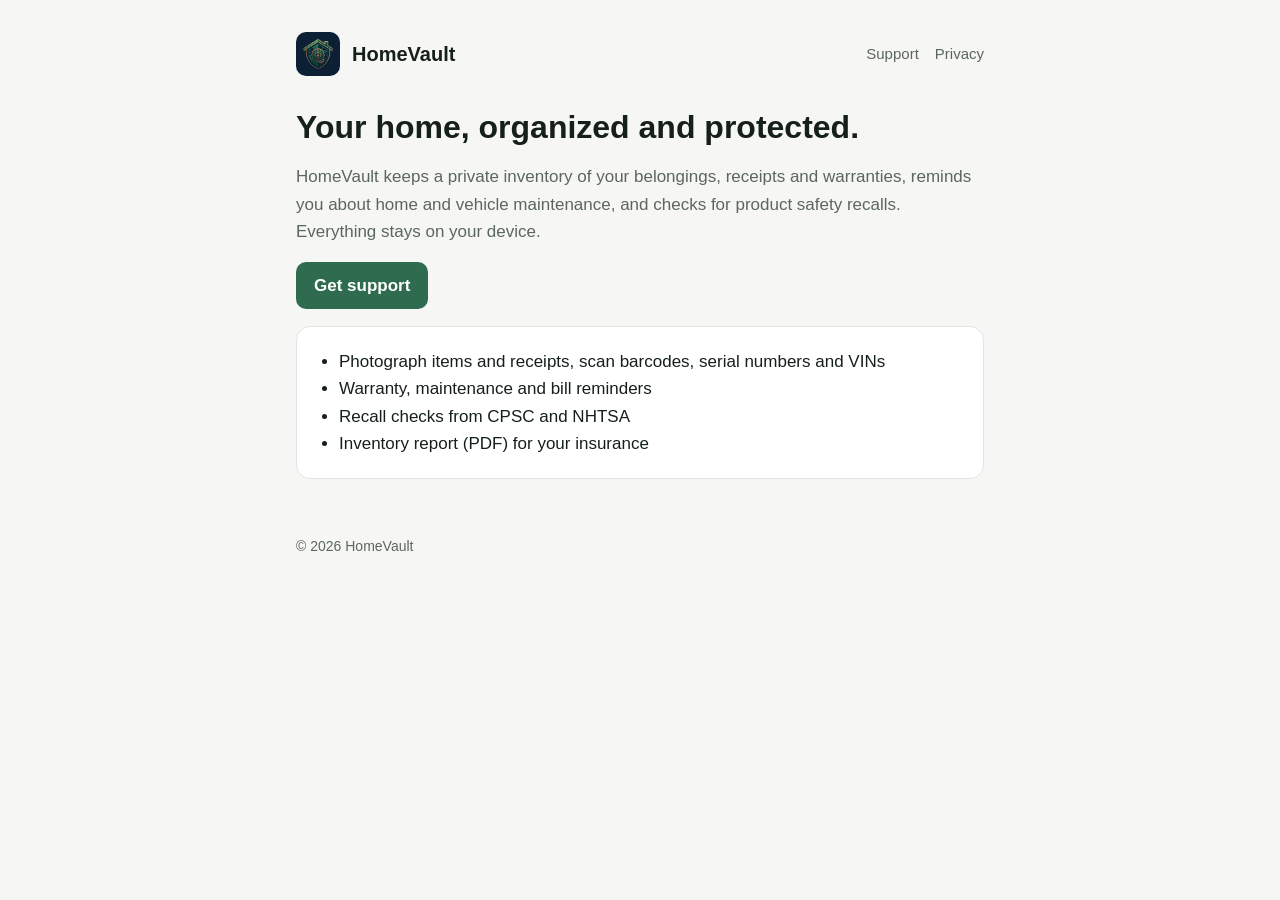
<file: index.html>
<!doctype html>
<html lang="en">
<head>
  <meta charset="utf-8">
  <meta name="viewport" content="width=device-width, initial-scale=1">
  <title>HomeVault</title>
  <meta name="description" content="A private home inventory for your belongings, warranties, maintenance and recalls.">
  <link rel="icon" href="icon.png">
  <link rel="stylesheet" href="style.css">
</head>
<body>
<div class="wrap">
  <header>
    <img src="icon.png" alt="">
    <a href="./">HomeVault</a>
    <nav>
      <a href="support.html">Support</a>
      <a href="privacy.html">Privacy</a>
    </nav>
  </header>
  <main>
    <h1>Your home, organized and protected.</h1>
    <p class="muted">HomeVault keeps a private inventory of your belongings, receipts and warranties, reminds you about home and vehicle maintenance, and checks for product safety recalls. Everything stays on your device.</p>
    <p><a class="cta" href="support.html">Get support</a></p>
    <div class="card">
      <ul>
        <li>Photograph items and receipts, scan barcodes, serial numbers and VINs</li>
        <li>Warranty, maintenance and bill reminders</li>
        <li>Recall checks from CPSC and NHTSA</li>
        <li>Inventory report (PDF) for your insurance</li>
      </ul>
    </div>
  </main>
  <footer>© 2026 HomeVault</footer>
</div>
</body>
</html>
</file>
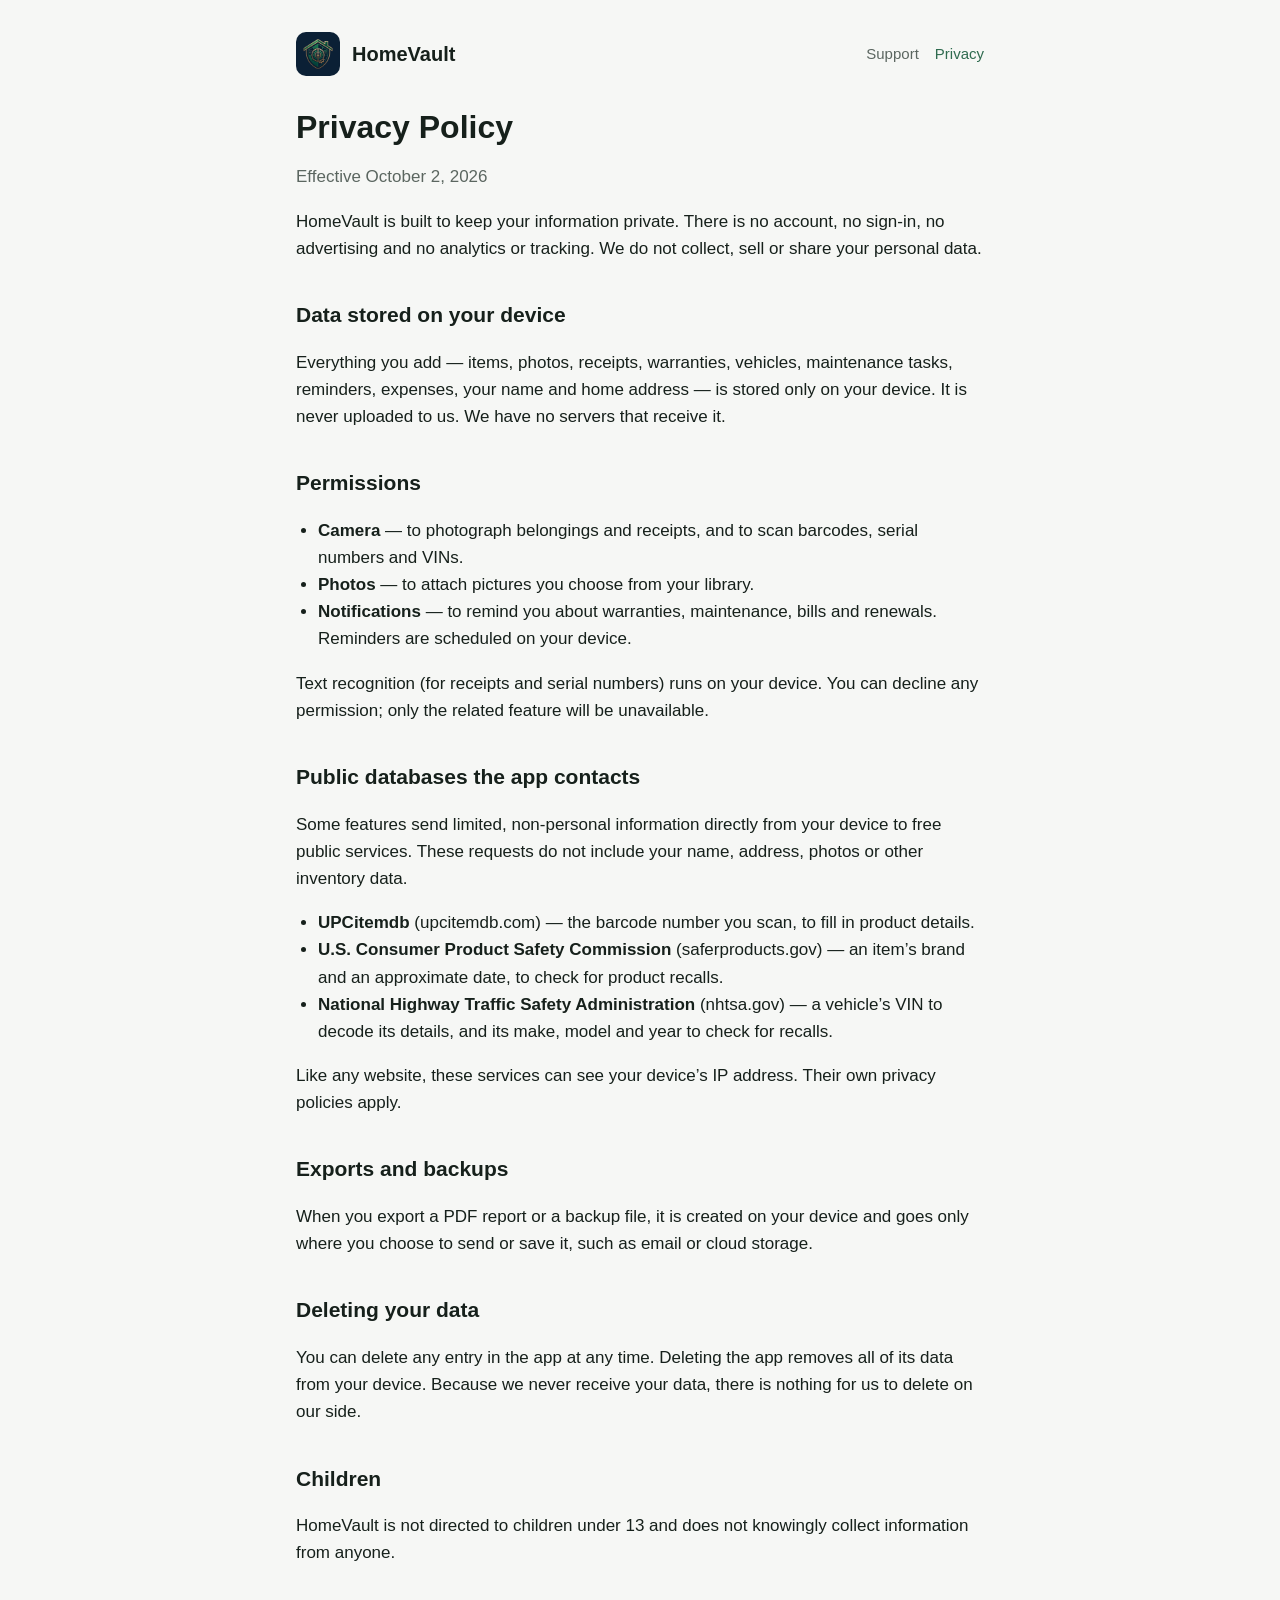
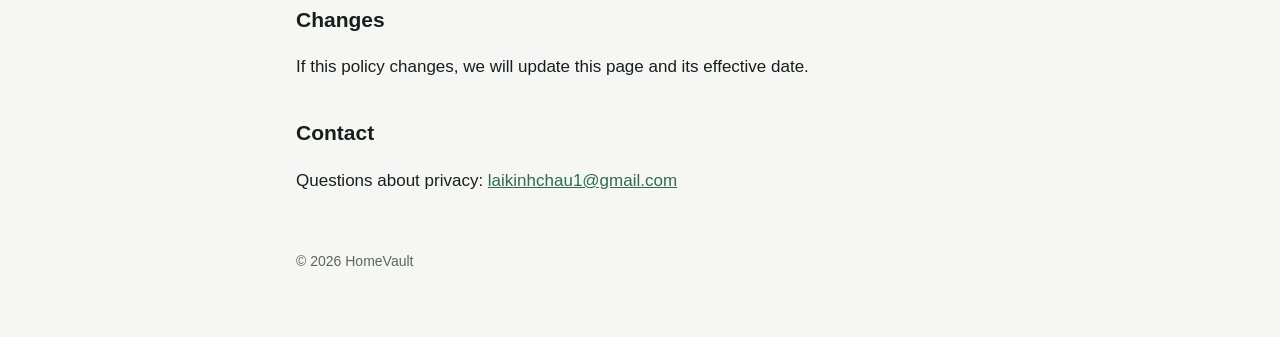
<file: privacy.html>
<!doctype html>
<html lang="en">
<head>
  <meta charset="utf-8">
  <meta name="viewport" content="width=device-width, initial-scale=1">
  <title>HomeVault Privacy Policy</title>
  <meta name="description" content="How HomeVault handles your data.">
  <link rel="icon" href="icon.png">
  <link rel="stylesheet" href="style.css">
</head>
<body>
<div class="wrap">
  <header>
    <img src="icon.png" alt="">
    <a href="./">HomeVault</a>
    <nav>
      <a href="support.html">Support</a>
      <a href="privacy.html" aria-current="page">Privacy</a>
    </nav>
  </header>
  <main>
    <h1>Privacy Policy</h1>
    <p class="muted">Effective October 2, 2026</p>

    <p>HomeVault is built to keep your information private. There is no account, no sign-in, no advertising and no analytics or tracking. We do not collect, sell or share your personal data.</p>

    <h2>Data stored on your device</h2>
    <p>Everything you add — items, photos, receipts, warranties, vehicles, maintenance tasks, reminders, expenses, your name and home address — is stored only on your device. It is never uploaded to us. We have no servers that receive it.</p>

    <h2>Permissions</h2>
    <ul>
      <li><strong>Camera</strong> — to photograph belongings and receipts, and to scan barcodes, serial numbers and VINs.</li>
      <li><strong>Photos</strong> — to attach pictures you choose from your library.</li>
      <li><strong>Notifications</strong> — to remind you about warranties, maintenance, bills and renewals. Reminders are scheduled on your device.</li>
    </ul>
    <p>Text recognition (for receipts and serial numbers) runs on your device. You can decline any permission; only the related feature will be unavailable.</p>

    <h2>Public databases the app contacts</h2>
    <p>Some features send limited, non-personal information directly from your device to free public services. These requests do not include your name, address, photos or other inventory data.</p>
    <ul>
      <li><strong>UPCitemdb</strong> (upcitemdb.com) — the barcode number you scan, to fill in product details.</li>
      <li><strong>U.S. Consumer Product Safety Commission</strong> (saferproducts.gov) — an item’s brand and an approximate date, to check for product recalls.</li>
      <li><strong>National Highway Traffic Safety Administration</strong> (nhtsa.gov) — a vehicle’s VIN to decode its details, and its make, model and year to check for recalls.</li>
    </ul>
    <p>Like any website, these services can see your device’s IP address. Their own privacy policies apply.</p>

    <h2>Exports and backups</h2>
    <p>When you export a PDF report or a backup file, it is created on your device and goes only where you choose to send or save it, such as email or cloud storage.</p>

    <h2>Deleting your data</h2>
    <p>You can delete any entry in the app at any time. Deleting the app removes all of its data from your device. Because we never receive your data, there is nothing for us to delete on our side.</p>

    <h2>Children</h2>
    <p>HomeVault is not directed to children under 13 and does not knowingly collect information from anyone.</p>

    <h2>Changes</h2>
    <p>If this policy changes, we will update this page and its effective date.</p>

    <h2>Contact</h2>
    <p>Questions about privacy: <a href="mailto:laikinhchau1@gmail.com">laikinhchau1@gmail.com</a></p>
  </main>
  <footer>© 2026 HomeVault</footer>
</div>
</body>
</html>
</file>
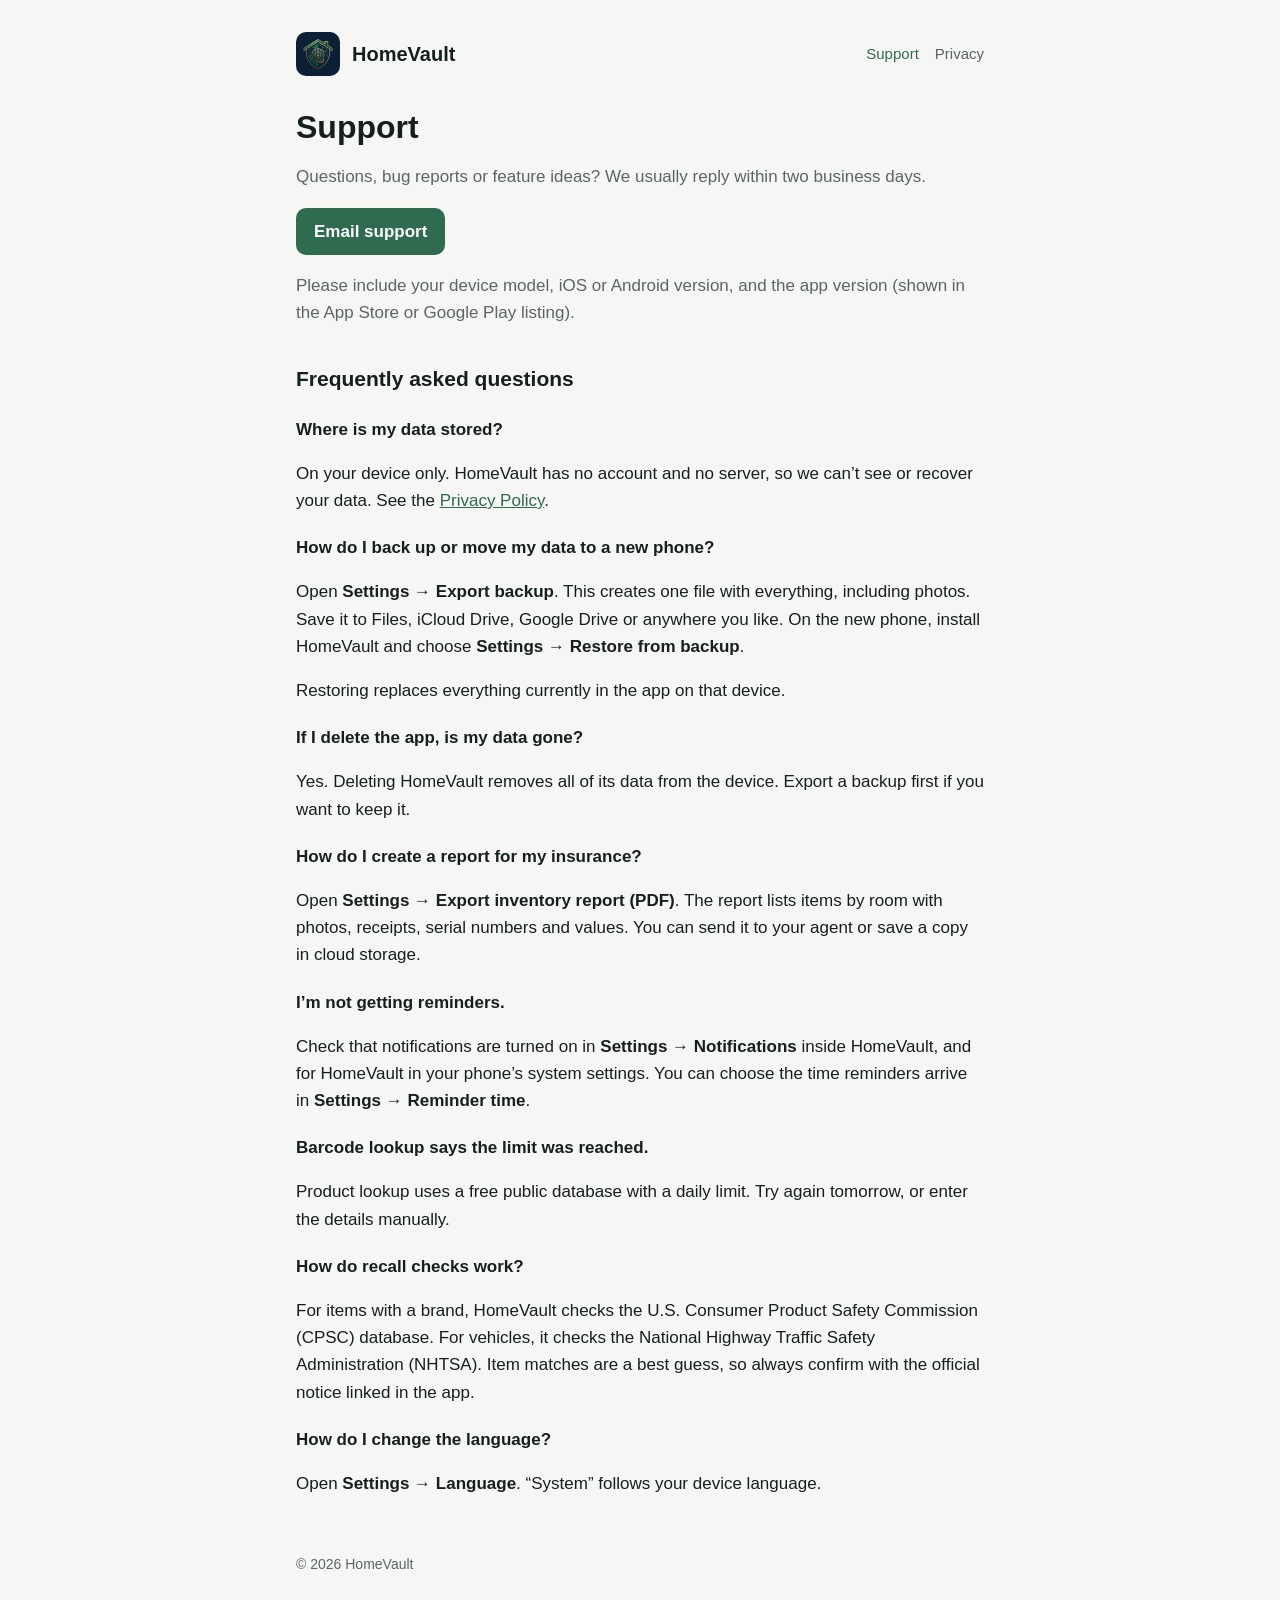
<file: support.html>
<!doctype html>
<html lang="en">
<head>
  <meta charset="utf-8">
  <meta name="viewport" content="width=device-width, initial-scale=1">
  <title>HomeVault Support</title>
  <meta name="description" content="Help and contact for the HomeVault app.">
  <link rel="icon" href="icon.png">
  <link rel="stylesheet" href="style.css">
</head>
<body>
<div class="wrap">
  <header>
    <img src="icon.png" alt="">
    <a href="./">HomeVault</a>
    <nav>
      <a href="support.html" aria-current="page">Support</a>
      <a href="privacy.html">Privacy</a>
    </nav>
  </header>
  <main>
    <h1>Support</h1>
    <p class="muted">Questions, bug reports or feature ideas? We usually reply within two business days.</p>
    <p><a class="cta" href="mailto:laikinhchau1@gmail.com?subject=HomeVault%20support">Email support</a></p>
    <p class="muted">Please include your device model, iOS or Android version, and the app version (shown in the App Store or Google Play listing).</p>

    <h2>Frequently asked questions</h2>

    <h3>Where is my data stored?</h3>
    <p>On your device only. HomeVault has no account and no server, so we can’t see or recover your data. See the <a href="privacy.html">Privacy Policy</a>.</p>

    <h3>How do I back up or move my data to a new phone?</h3>
    <p>Open <strong>Settings → Export backup</strong>. This creates one file with everything, including photos. Save it to Files, iCloud Drive, Google Drive or anywhere you like. On the new phone, install HomeVault and choose <strong>Settings → Restore from backup</strong>.</p>
    <p>Restoring replaces everything currently in the app on that device.</p>

    <h3>If I delete the app, is my data gone?</h3>
    <p>Yes. Deleting HomeVault removes all of its data from the device. Export a backup first if you want to keep it.</p>

    <h3>How do I create a report for my insurance?</h3>
    <p>Open <strong>Settings → Export inventory report (PDF)</strong>. The report lists items by room with photos, receipts, serial numbers and values. You can send it to your agent or save a copy in cloud storage.</p>

    <h3>I’m not getting reminders.</h3>
    <p>Check that notifications are turned on in <strong>Settings → Notifications</strong> inside HomeVault, and for HomeVault in your phone’s system settings. You can choose the time reminders arrive in <strong>Settings → Reminder time</strong>.</p>

    <h3>Barcode lookup says the limit was reached.</h3>
    <p>Product lookup uses a free public database with a daily limit. Try again tomorrow, or enter the details manually.</p>

    <h3>How do recall checks work?</h3>
    <p>For items with a brand, HomeVault checks the U.S. Consumer Product Safety Commission (CPSC) database. For vehicles, it checks the National Highway Traffic Safety Administration (NHTSA). Item matches are a best guess, so always confirm with the official notice linked in the app.</p>

    <h3>How do I change the language?</h3>
    <p>Open <strong>Settings → Language</strong>. “System” follows your device language.</p>
  </main>
  <footer>© 2026 HomeVault</footer>
</div>
</body>
</html>
</file>
<file: style.css>
:root {
  --bg: #f6f7f5;
  --surface: #ffffff;
  --text: #16201b;
  --muted: #5b6660;
  --border: #e2e6e3;
  --brand: #2f6b4f;
  --navy: #0b2035;
}
@media (prefers-color-scheme: dark) {
  :root {
    --bg: #0b1410;
    --surface: #131f19;
    --text: #e8eee9;
    --muted: #9aa8a0;
    --border: #24332b;
    --brand: #6fbf95;
  }
}
* { box-sizing: border-box; }
body {
  margin: 0;
  background: var(--bg);
  color: var(--text);
  font: 17px/1.6 -apple-system, BlinkMacSystemFont, "Segoe UI", Roboto, Helvetica, Arial, sans-serif;
  -webkit-text-size-adjust: 100%;
}
.wrap { max-width: 720px; margin: 0 auto; padding: 32px 16px 64px; }
header { display: flex; align-items: center; gap: 12px; margin-bottom: 32px; }
header img { width: 44px; height: 44px; border-radius: 10px; }
header a { color: var(--text); text-decoration: none; font-weight: 700; font-size: 20px; }
nav { margin-left: auto; display: flex; gap: 16px; font-size: 15px; }
nav a { font-weight: 500; font-size: 15px; color: var(--muted); }
nav a[aria-current] { color: var(--brand); }
h1 { font-size: 32px; line-height: 1.2; margin: 0 0 8px; }
h2 { font-size: 21px; margin: 36px 0 8px; }
h3 { font-size: 17px; margin: 20px 0 4px; }
p, li { color: var(--text); }
.muted { color: var(--muted); }
a { color: var(--brand); }
ul { padding-left: 22px; }
.card {
  background: var(--surface);
  border: 1px solid var(--border);
  border-radius: 14px;
  padding: 4px 20px;
  margin: 16px 0;
}
.cta {
  display: inline-block;
  background: var(--brand);
  color: #fff;
  padding: 10px 18px;
  border-radius: 10px;
  text-decoration: none;
  font-weight: 600;
}
@media (prefers-color-scheme: dark) { .cta { color: #0b1410; } }
footer { margin-top: 56px; font-size: 14px; color: var(--muted); }
</file>
